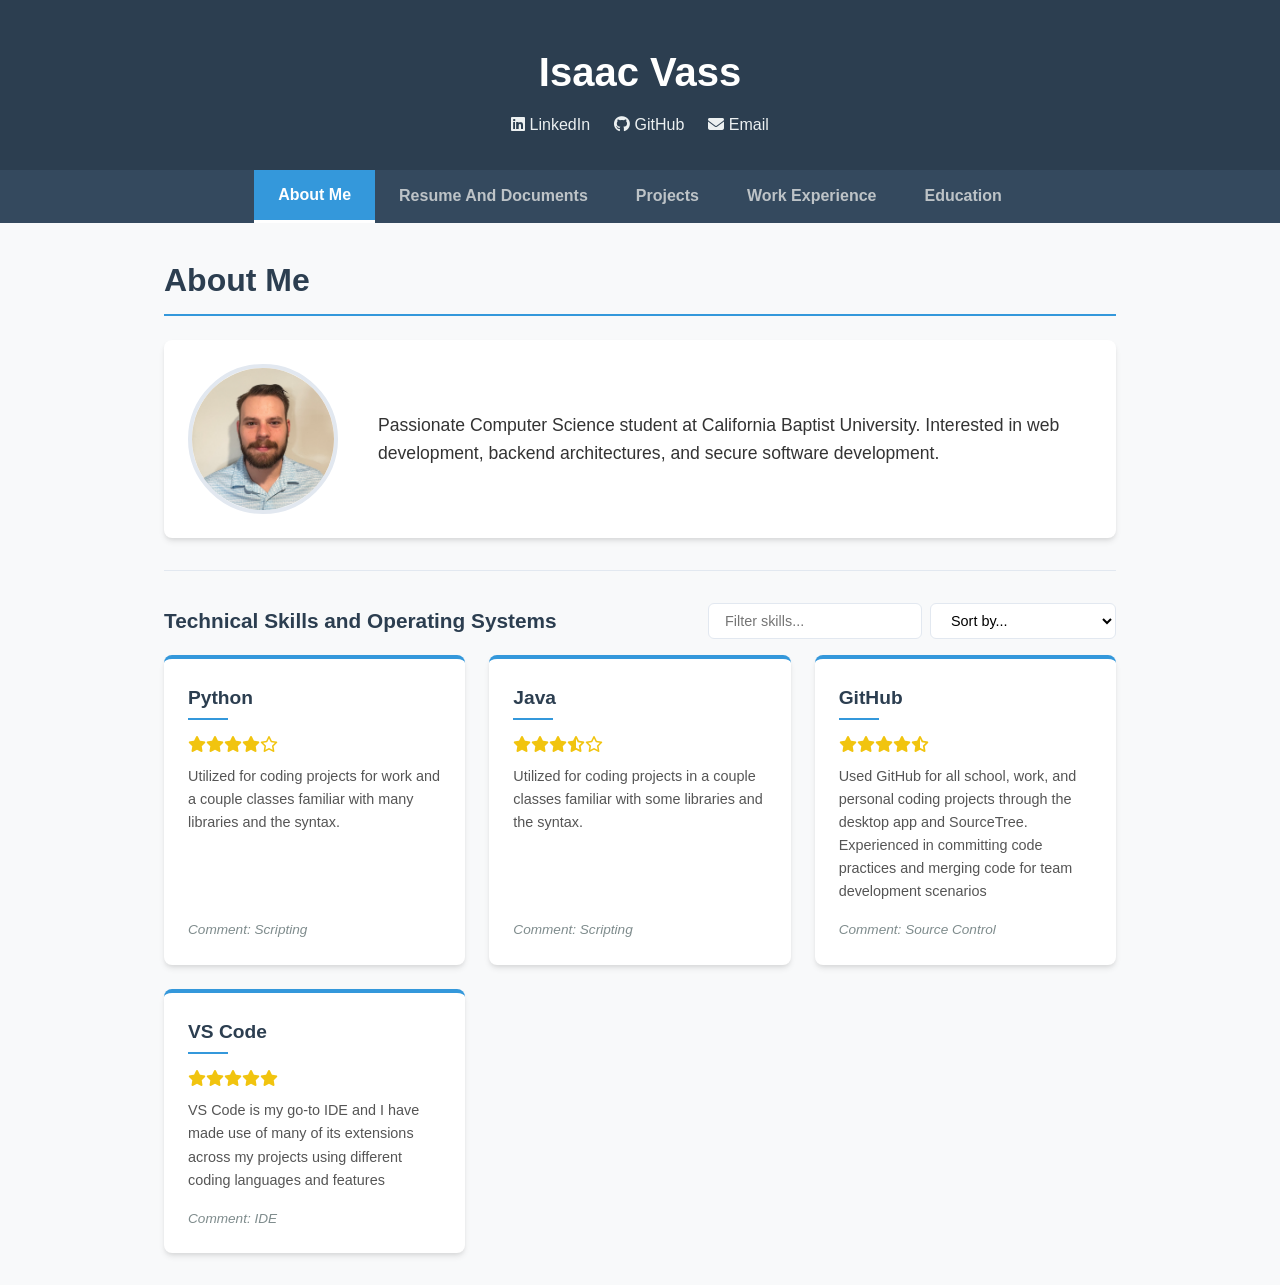
<file: index.html>
<!DOCTYPE html>
<html lang="en">
<head>
    <meta charset="UTF-8">
    <meta name="viewport" content="width=device-width, initial-scale=1.0">
    <title>Vass Portfolio & Resume</title>
    <link rel="stylesheet" href="style.css">
    <link rel="stylesheet" href="https://cdnjs.cloudflare.com/ajax/libs/font-awesome/6.4.0/css/all.min.css">
</head>
<body>

    <header>
        <h1 id="header-name">Your Name</h1>
        <div class="header-links">
            <a id="link-linkedin" href="#" target="_blank"><i class="fab fa-linkedin"></i> LinkedIn</a>
            <a id="link-github" href="#" target="_blank"><i class="fab fa-github"></i> GitHub</a>
            <a id="link-email" href="#"><i class="fas fa-envelope"></i> Email</a>
        </div>
    </header>

    <nav class="tabs-container">
        <button class="tab-btn active" onclick="switchTab('about')">About Me</button>
        <button class="tab-btn" onclick="switchTab('resume')">Resume And Documents</button>
        <button class="tab-btn" onclick="switchTab('projects')">Projects</button>
        <button class="tab-btn" onclick="switchTab('experience')">Work Experience</button>
        <button class="tab-btn" onclick="switchTab('education')">Education</button>
    </nav>

    <main class="content-container">

        <section id="about" class="tab-section active">
            <h2>About Me</h2>
            <div class="profile-container">
                <div class="profile-photo-wrapper">
                    <img id="profile-img" src="" alt="Profile Picture">
                </div>
                <div class="about-bio">
                    <p id="about-text"></p>
                </div>
            </div>

            <hr class="section-divider">

            <div class="skills-header">
                <h3>Technical Skills and Operating Systems</h3>
                <div class="skills-controls">
                    <input type="text" id="skill-search" placeholder="Filter skills..." oninput="renderSkills()">
                    <select id="skill-sort" onchange="renderSkills()">
                        <option value="none">Sort by...</option>
                        <option value="name-asc">Name (A-Z)</option>
                        <option value="rating-desc">Rating (High to Low)</option>
                    </select>
                </div>
            </div>

            <div id="skills-grid" class="cards-grid">
                </div>
        </section>

        <section id="resume" class="tab-section">
            <h2>Resume</h2>
            <div id="resume-viewer" class="resume-viewer-container">
                </div>
        </section>

        <section id="projects" class="tab-section">
            <div class="section-header">
                <h2>Projects</h2>
            </div>

            <h3 class="subsection-title"><i class="fas fa-star text-gold"></i> Featured Projects</h3>
            <div id="featured-projects-grid" class="cards-grid">
                </div>

            <hr class="section-divider">

            <h3 class="subsection-title">All Projects</h3>
            <div id="all-projects-grid" class="cards-grid">
                </div>
        </section>

        <section id="experience" class="tab-section">
            <div class="section-header">
                <h2>Work Experience</h2>
            </div>
            <div id="experience-list" class="experience-list-container">
                </div>
        </section>

        <section id="education" class="tab-section">
            <div class="education-header">
                <h2 id="edu-institution">Institution Name</h2>
                <h4 id="edu-degree">Degree Program</h4>
                <p id="edu-description" class="edu-desc-text"></p>
                <div class="edu-meta">
                    <a id="edu-link" href="#" target="_blank">Institution Website</a>
                    <div class="transcript-wrapper">
                        <a id="view-transcript-btn" href="#" target="_blank" class="view-btn-sm"><i class="fas fa-file-pdf"></i> View Unofficial Transcript</a>
                    </div>
                </div>
            </div>

            <hr class="section-divider">

            <div class="classes-header">
                <h3>Highlighted Courses</h3>
            </div>
            <div id="classes-grid" class="cards-grid">
                </div>
        </section>

    </main>

    <script src="app.js"></script>
</body>
<!-- <footer id="footer" class="footer">
    <p class="footer-text">* This website was generated using Gemini 3.5 Thinking model from a project specification I wrote *</p>
    <p class="footer-text">* All of the information is accurate though see GitHub link for more details *</p>
    <div class="footer-links">
        <a id="link-github-page" href="#" target="_blank"><i class="fab fa-github"></i> Website Repo Link</a>
    </div>
</footer> -->
</html>
</file>
<file: style.css>
/* Custom Palette & Variables */
:root {
    --primary: #2c3e50;
    --accent: #3498db;
    --accent-hover: #2980b9;
    --bg: #f8f9fa;
    --card-bg: #ffffff;
    --text: #333333;
    --text-muted: #7f8c8d;
    --border: #e2e8f0;
    --shadow: 0 4px 6px -1px rgba(0, 0, 0, 0.1), 0 2px 4px -1px rgba(0, 0, 0, 0.06);
    --gold: #f1c40f;
}

* {
    box-sizing: border-box;
    margin: 0;
    padding: 0;
    font-family: 'Segoe UI', Tahoma, Geneva, Verdana, sans-serif;
}

body {
    background-color: var(--bg);
    color: var(--text);
    line-height: 1.6;
}

/* Header Styles */
header {
    background-color: var(--primary);
    color: white;
    padding: 2.5rem 1rem 2rem 1rem;
    text-align: center;
}

header h1 {
    font-size: 2.5rem;
    font-weight: 800;
    margin-bottom: 0.5rem;
}

.header-links {
    display: flex;
    justify-content: center;
    align-items: center;
    gap: 1.5rem;
    flex-wrap: wrap;
    margin-top: 0.5rem;
}

.header-links a {
    color: #ecf0f1;
    text-decoration: none;
    font-size: 1rem;
    font-weight: 500;
    transition: color 0.2s;
}

.header-links a:hover {
    color: var(--accent);
}

/* Tabs Navigation */
.tabs-container {
    display: flex;
    justify-content: center;
    background-color: #34495e;
    overflow-x: auto;
    white-space: nowrap;
    position: sticky;
    top: 0;
    z-index: 10;
}

.tab-btn {
    background: none;
    border: none;
    color: #bdc3c7;
    padding: 1rem 1.5rem;
    font-size: 1rem;
    cursor: pointer;
    transition: all 0.3s;
    font-weight: 600;
}

.tab-btn:hover {
    color: white;
    background-color: rgba(255, 255, 255, 0.05);
}

.tab-btn.active {
    color: white;
    background-color: var(--accent);
    border-bottom: 3px solid white;
}

/* Main Container */
.content-container {
    max-width: 1000px;
    margin: 2rem auto;
    padding: 0 1.5rem;
}

.tab-section {
    display: none;
    animation: fadeIn 0.4s ease;
}

.tab-section.active {
    display: block;
}

@keyframes fadeIn {
    from { opacity: 0; transform: translateY(10px); }
    to { opacity: 1; transform: translateY(0); }
}

/* Headers & Typography */
h2 {
    font-size: 2rem;
    color: var(--primary);
    margin-bottom: 1.5rem;
    border-bottom: 2px solid var(--accent);
    padding-bottom: 0.5rem;
}

h3 {
    font-size: 1.3rem;
    color: var(--primary);
}

.subsection-title {
    margin: 1.5rem 0 1rem;
}

.section-divider {
    border: 0;
    height: 1px;
    background: var(--border);
    margin: 2rem 0;
}

/* Profile Section */
.profile-container {
    display: flex;
    gap: 2rem;
    align-items: center;
    background: var(--card-bg);
    padding: 1.5rem;
    border-radius: 8px;
    box-shadow: var(--shadow);
    margin-bottom: 2rem;
}

.profile-photo-wrapper {
    position: relative;
    width: 150px;
    height: 150px;
    flex-shrink: 0;
}

#profile-img {
    width: 100%;
    height: 100%;
    object-fit: cover;
    border-radius: 50%;
    border: 4px solid var(--border);
}

.about-bio p {
    font-size: 1.1rem;
    padding: 0.5rem;
}

/* Controls Header */
.skills-header, .section-header, .classes-header {
    display: flex;
    justify-content: space-between;
    align-items: center;
    flex-wrap: wrap;
    gap: 1rem;
    margin-bottom: 1rem;
}

.skills-controls {
    display: flex;
    gap: 0.5rem;
    flex-wrap: wrap;
}

input[type="text"], select {
    padding: 0.5rem 1rem;
    border: 1px solid var(--border);
    border-radius: 6px;
    background-color: white;
    font-size: 0.9rem;
}

/* Grid & Cards System */
.cards-grid {
    display: grid;
    grid-template-columns: repeat(auto-fill, minmax(280px, 1fr));
    gap: 1.5rem;
    margin-top: 1rem;
}

.card {
    background: var(--card-bg);
    border-radius: 8px;
    padding: 1.5rem;
    box-shadow: var(--shadow);
    display: flex;
    flex-direction: column;
    border-top: 4px solid var(--accent);
    transition: transform 0.2s;
}

.card:hover {
    transform: translateY(-3px);
}

.card h4 {
    font-size: 1.2rem;
    color: var(--primary);
    margin-bottom: 0.25rem;
}

.card-underline {
    height: 2px;
    width: 40px;
    background-color: var(--accent);
    margin-bottom: 0.75rem;
}

.card-label {
    background: #e1f5fe;
    color: #0288d1;
    font-size: 0.75rem;
    font-weight: bold;
    padding: 0.2rem 0.5rem;
    border-radius: 4px;
    align-self: flex-start;
    margin-bottom: 0.75rem;
}

.card-desc {
    font-size: 0.9rem;
    color: #555;
    margin-bottom: 1rem;
    flex-grow: 1;
}

/* Star Ratings */
.stars-container {
    color: var(--gold);
    font-size: 1rem;
    margin-bottom: 0.5rem;
}

.card-comment {
    font-size: 0.85rem;
    font-style: italic;
    color: var(--text-muted);
}

.card-tech-stack {
    font-size: 0.8rem;
    color: var(--text-muted);
    background: #f1f3f5;
    padding: 0.4rem;
    border-radius: 4px;
    margin-bottom: 0.75rem;
}

.card-link {
    color: var(--accent);
    text-decoration: none;
    font-weight: 600;
    font-size: 0.9rem;
}

.card-link:hover {
    text-decoration: underline;
}

/* Resume Document Viewers */
.resume-viewer-container {
    background: white;
    border-radius: 8px;
    box-shadow: var(--shadow);
    padding: 1rem;
    min-height: 500px;
    display: flex;
    justify-content: center;
    align-items: center;
}

.placeholder-text {
    color: var(--text-muted);
    font-style: italic;
}

.resume-iframe {
    width: 100%;
    height: 600px;
    border: none;
}

/* Experience Layout */
.experience-list-container {
    display: flex;
    flex-direction: column;
    gap: 1.5rem;
}

.experience-card {
    background: white;
    border-radius: 8px;
    padding: 1.5rem;
    box-shadow: var(--shadow);
    border-left: 5px solid var(--accent);
}

/* Education Layout */
.education-header {
    background: white;
    border-radius: 8px;
    padding: 2rem;
    box-shadow: var(--shadow);
}

.education-header h2 {
    border-bottom: none;
    margin-bottom: 0.25rem;
}

.education-header h4 {
    color: var(--accent);
    font-size: 1.2rem;
    margin-bottom: 1rem;
}

.edu-desc-text {
    margin-bottom: 1.5rem;
}

.edu-meta {
    display: flex;
    justify-content: space-between;
    align-items: center;
    flex-wrap: wrap;
    gap: 1rem;
}

#edu-link {
    color: var(--accent);
    text-decoration: underline;
    font-weight: 500;
}

.transcript-wrapper {
    display: flex;
    gap: 0.5rem;
    align-items: center;
}

.view-btn-sm {
    background-color: var(--primary);
    color: white;
    padding: 0.4rem 0.8rem;
    border-radius: 4px;
    text-decoration: none;
    cursor: pointer;
    display: inline-flex;
    align-items: center;
    gap: 0.3rem;
    font-weight: 500;
}

.view-btn-sm:hover {
    background-color: #1a252f;
}


.footer {
    text-align: center;
    padding: 20px;
    width: 100%;
}

.footer-text {
    font-size: 0.8rem;
    color: #666; /* Muted gray */
    margin: 5px 0;
}

/* New styles for the footer link */
.footer-links {
    margin-top: 10px;
}

.footer-links a {
    font-size: 0.9rem;
    color: #0066cc; /* Gives it a classic blue link color, or change to #666 to match the text */
    text-decoration: underline;
}

.footer-links a:hover {
    color: #004499; /* Slightly darker blue on hover */
}


/* Responsive Styles */
@media (max-width: 768px) {
    .profile-container {
        flex-direction: column;
        text-align: center;
    }
    .edu-meta {
        flex-direction: column;
        align-items: flex-start;
    }
}
</file>
